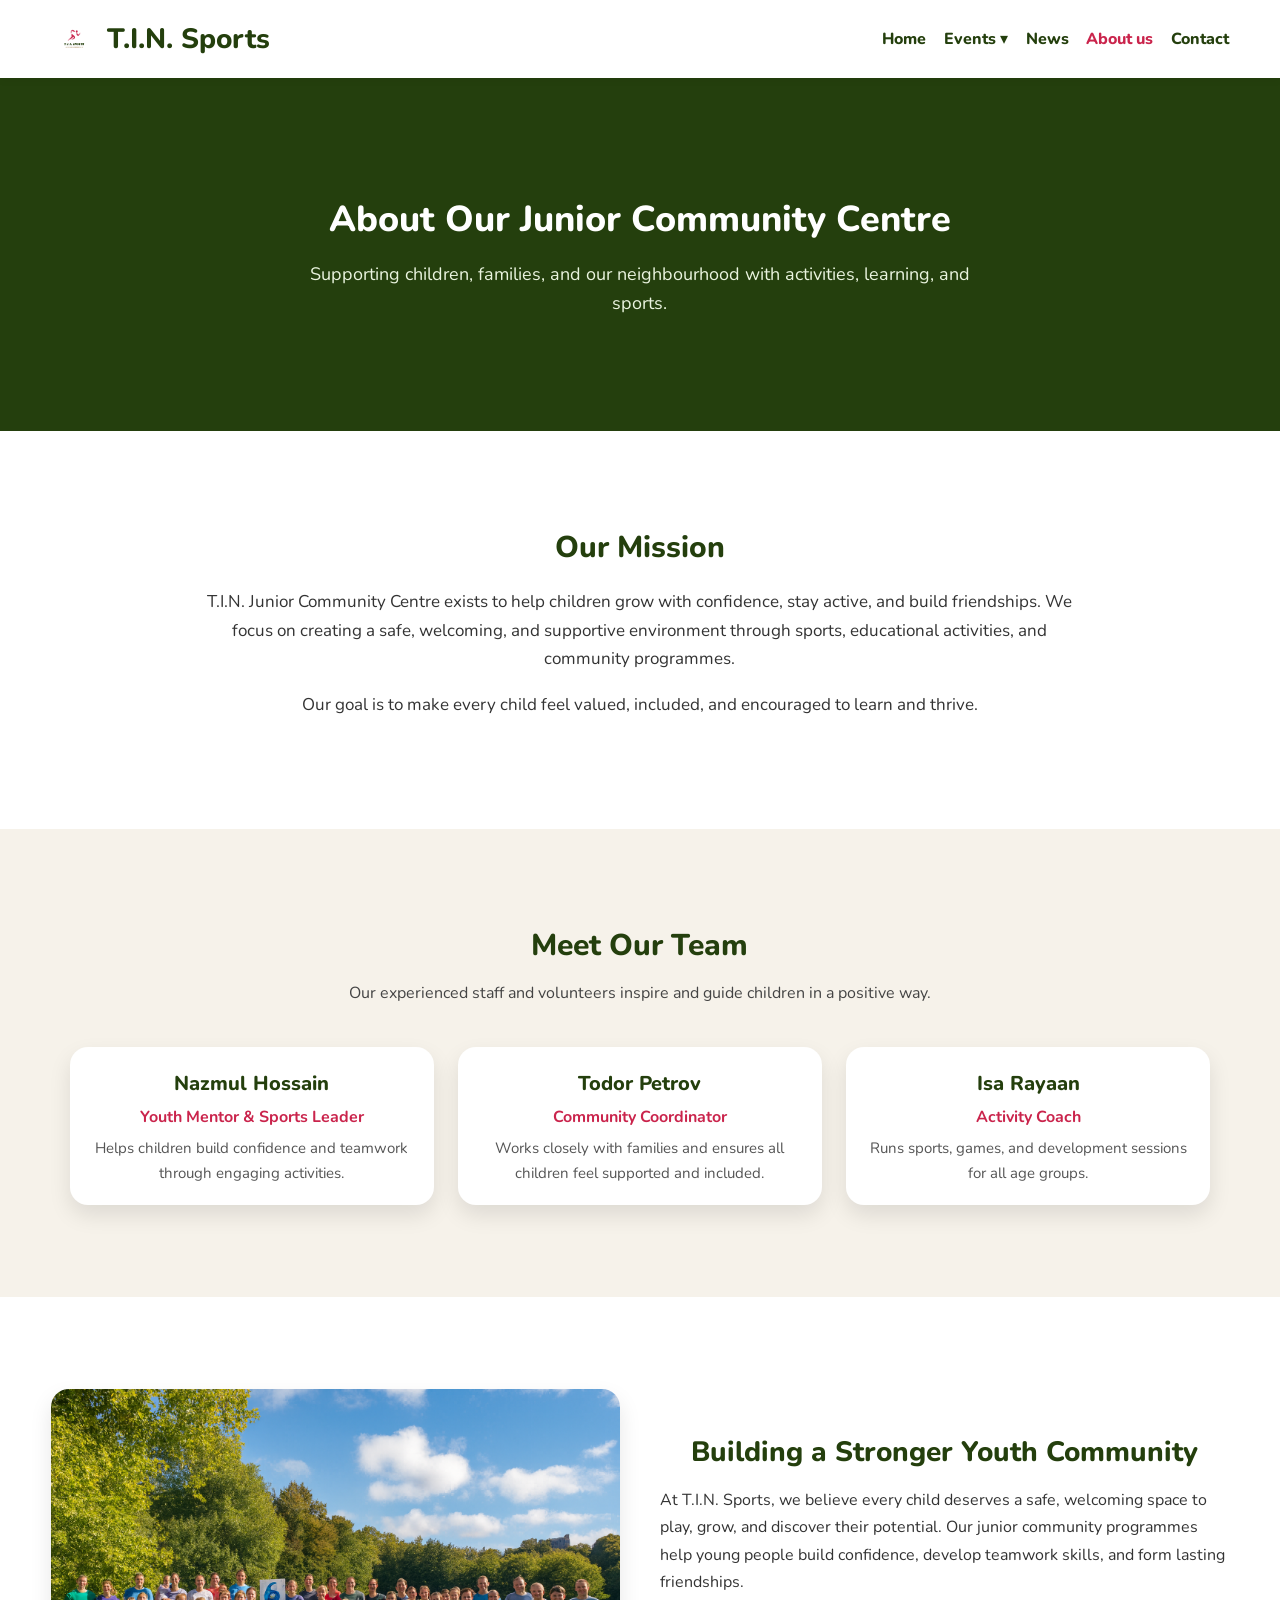
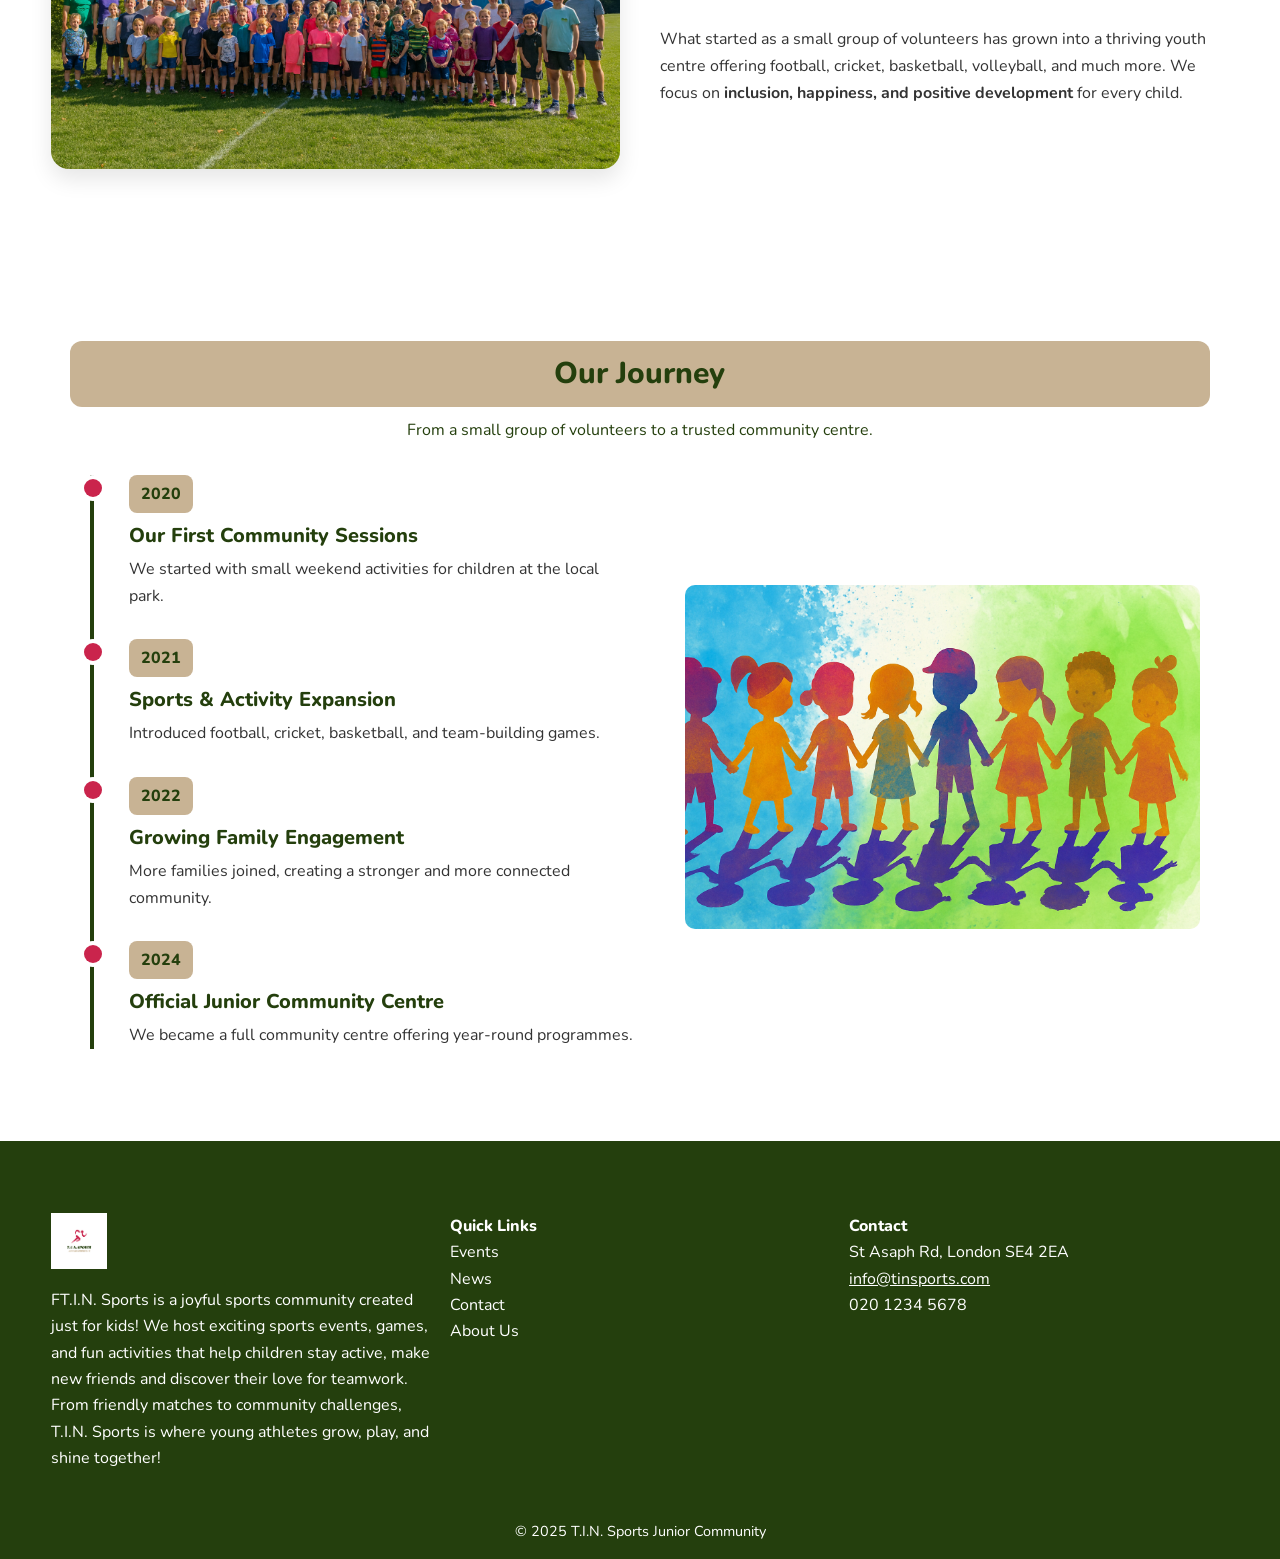
<file: aboutus.html>
<!DOCTYPE html>
<html lang="en">
<head>
  <meta charset="UTF-8">
  <meta name="viewport" content="width=device-width, initial-scale=1.0">
  <title>About Us – T.I.N. Junior Community Centre</title>
  <link href="https://fonts.googleapis.com/css2?family=Nunito:wght@600;700;800&display=swap" rel="stylesheet">
  <link rel="stylesheet" href="style.css">
</head>
<body>

<!-- HEADER -->
<header>
  <div class="container nav-bar">
    
    <div class="logo">
      <a href="index.html" class="logo-link">
        <img src="logo.png" alt="T.I.N. Sports Logo">
        <h1>T.I.N. Sports</h1>
      </a>
    </div>

    <input type="checkbox" id="nav-toggle" class="nav-toggle">
    <label for="nav-toggle" class="nav-toggle-label"><span></span></label>

    <nav>
      <ul class="main-nav">
        <li><a href="index.html">Home</a></li>

        <li class="dropdown">
          <a href="events.html">Events ▾</a>
          <ul class="dropdown-content">
            <li><a href="events.html#football">Football</a></li>
            <li><a href="events.html#cricket">Cricket</a></li>
            <li><a href="events.html#basketball">Basketball</a></li>
            <li><a href="events.html#volleyball">Volleyball</a></li>
          </ul>
        </li>


        <li><a href="news.html">News</a></li>
        <li><a class="active" href="aboutus.html">About us</a></li>
        <li><a href="contact.html">Contact</a></li>
      </ul>
    </nav>

  </div>
</header>



<!-- HERO -->
<section class="about-hero">
  <div class="container">
    <h2>About Our Junior Community Centre</h2>
    <p>Supporting children, families, and our neighbourhood with activities, learning, and sports.</p>
  </div>
</section>



<!-- MISSION -->
<section class="about-mission">
  <div class="container">
    <h3>Our Mission</h3>
    <p>
      T.I.N. Junior Community Centre exists to help children grow with confidence, stay active,
      and build friendships. We focus on creating a safe, welcoming, and supportive environment
      through sports, educational activities, and community programmes.
    </p>
    <p>
      Our goal is to make every child feel valued, included, and encouraged to learn and thrive.
    </p>
  </div>
</section>



<!-- TEAM -->
<section class="about-team">
  <div class="container">
    <h3>Meet Our Team</h3>
    <p class="section-desc">
      Our experienced staff and volunteers inspire and guide children in a positive way.
    </p>

    <div class="team-grid">

      <div class="team-card">
        <h4>Nazmul Hossain</h4>
        <p class="role">Youth Mentor & Sports Leader</p>
        <p class="bio">Helps children build confidence and teamwork through engaging activities.</p>
      </div>

      <div class="team-card">
        <h4>Todor Petrov</h4>
        <p class="role">Community Coordinator</p>
        <p class="bio">Works closely with families and ensures all children feel supported and included.</p>
      </div>

      <div class="team-card">
        <h4>Isa Rayaan</h4>
        <p class="role">Activity Coach</p>
        <p class="bio">Runs sports, games, and development sessions for all age groups.</p>
      </div>

    </div>
  </div>
</section>



<!-- ABOUT FEATURE SECTION (Image + Text) -->
<section class="about-feature">
  <div class="container about-feature-wrap">

    <div class="feature-img">
      <img src="./img/community.png" 
           alt="Children playing sports together">
    </div>

    <div class="feature-text">
      <h3>Building a Stronger Youth Community</h3>
      <p>
        At T.I.N. Sports, we believe every child deserves a safe, welcoming space to play, grow, 
        and discover their potential. Our junior community programmes help young people build 
        confidence, develop teamwork skills, and form lasting friendships.
      </p>

      <p>
        What started as a small group of volunteers has grown into a thriving youth centre 
        offering football, cricket, basketball, volleyball, and much more. We focus on 
        <strong>inclusion, happiness, and positive development</strong> for every child.
      </p>
    </div>

  </div>
</section>








<!-- TIMELINE -->
<section class="about-timeline">
  <div class="container">
    <h3>Our Journey</h3>
    <p class="section-desc">From a small group of volunteers to a trusted community centre.</p>

    <!-- NEW FLEX WRAPPER: timeline left, image right -->
    <div class="timeline-layout">

      <!-- LEFT: TIMELINE (your existing items) -->
      <div class="timeline">

        <div class="timeline-item">
          <span class="year">2020</span>
          <h4>Our First Community Sessions</h4>
          <p>We started with small weekend activities for children at the local park.</p>
        </div>

        <div class="timeline-item">
          <span class="year">2021</span>
          <h4>Sports & Activity Expansion</h4>
          <p>Introduced football, cricket, basketball, and team-building games.</p>
        </div>

        <div class="timeline-item">
          <span class="year">2022</span>
          <h4>Growing Family Engagement</h4>
          <p>More families joined, creating a stronger and more connected community.</p>
        </div>

        <div class="timeline-item">
          <span class="year">2024</span>
          <h4>Official Junior Community Centre</h4>
          <p>We became a full community centre offering year-round programmes.</p>
        </div>

      </div>

      <!-- RIGHT: IMAGE BOX -->
      <div class="timeline-image">
        <img
          src="./img/community-img.png"
          alt="Children taking part in community sports activities">
      </div>

    </div><!-- /timeline-layout -->
  </div>
</section>





  <!-- FOOTER -->
  <footer>
    <div class="container footer-content">
      <div class="footer-about">
        <img src="logo.png" alt="T.I.N. Sports Logo">
        <p>FT.I.N. Sports is a joyful sports community created just for kids! 
        We host exciting sports events, games, and fun activities that help children stay active, 
        make new friends and discover their love for teamwork. 
        From friendly matches to community challenges, T.I.N. Sports is where young athletes grow, play, and shine together!</p>
      </div>
      <div class="footer-links">
        <h4>Quick Links</h4>
        <ul>

          <li><a href="events.html">Events</a></li>
  
          <li><a href="news.html">News</a></li>
          <li><a href="contact.html">Contact</a></li>
          <li><a href="about.html">About Us</a></li>

        </ul>
      </div>
      <div class="footer-contact">
        <h4>Contact</h4>
        <p>St Asaph Rd, London SE4 2EA</p>
        <p><a href="mailto:info@tinsports.com">info@tinsports.com</a></p>
        <p>020 1234 5678</p>
      </div>
    </div>
    <p class="copyright">© 2025 T.I.N. Sports Junior Community</p>
  </footer>


</body>
</html>
</file>
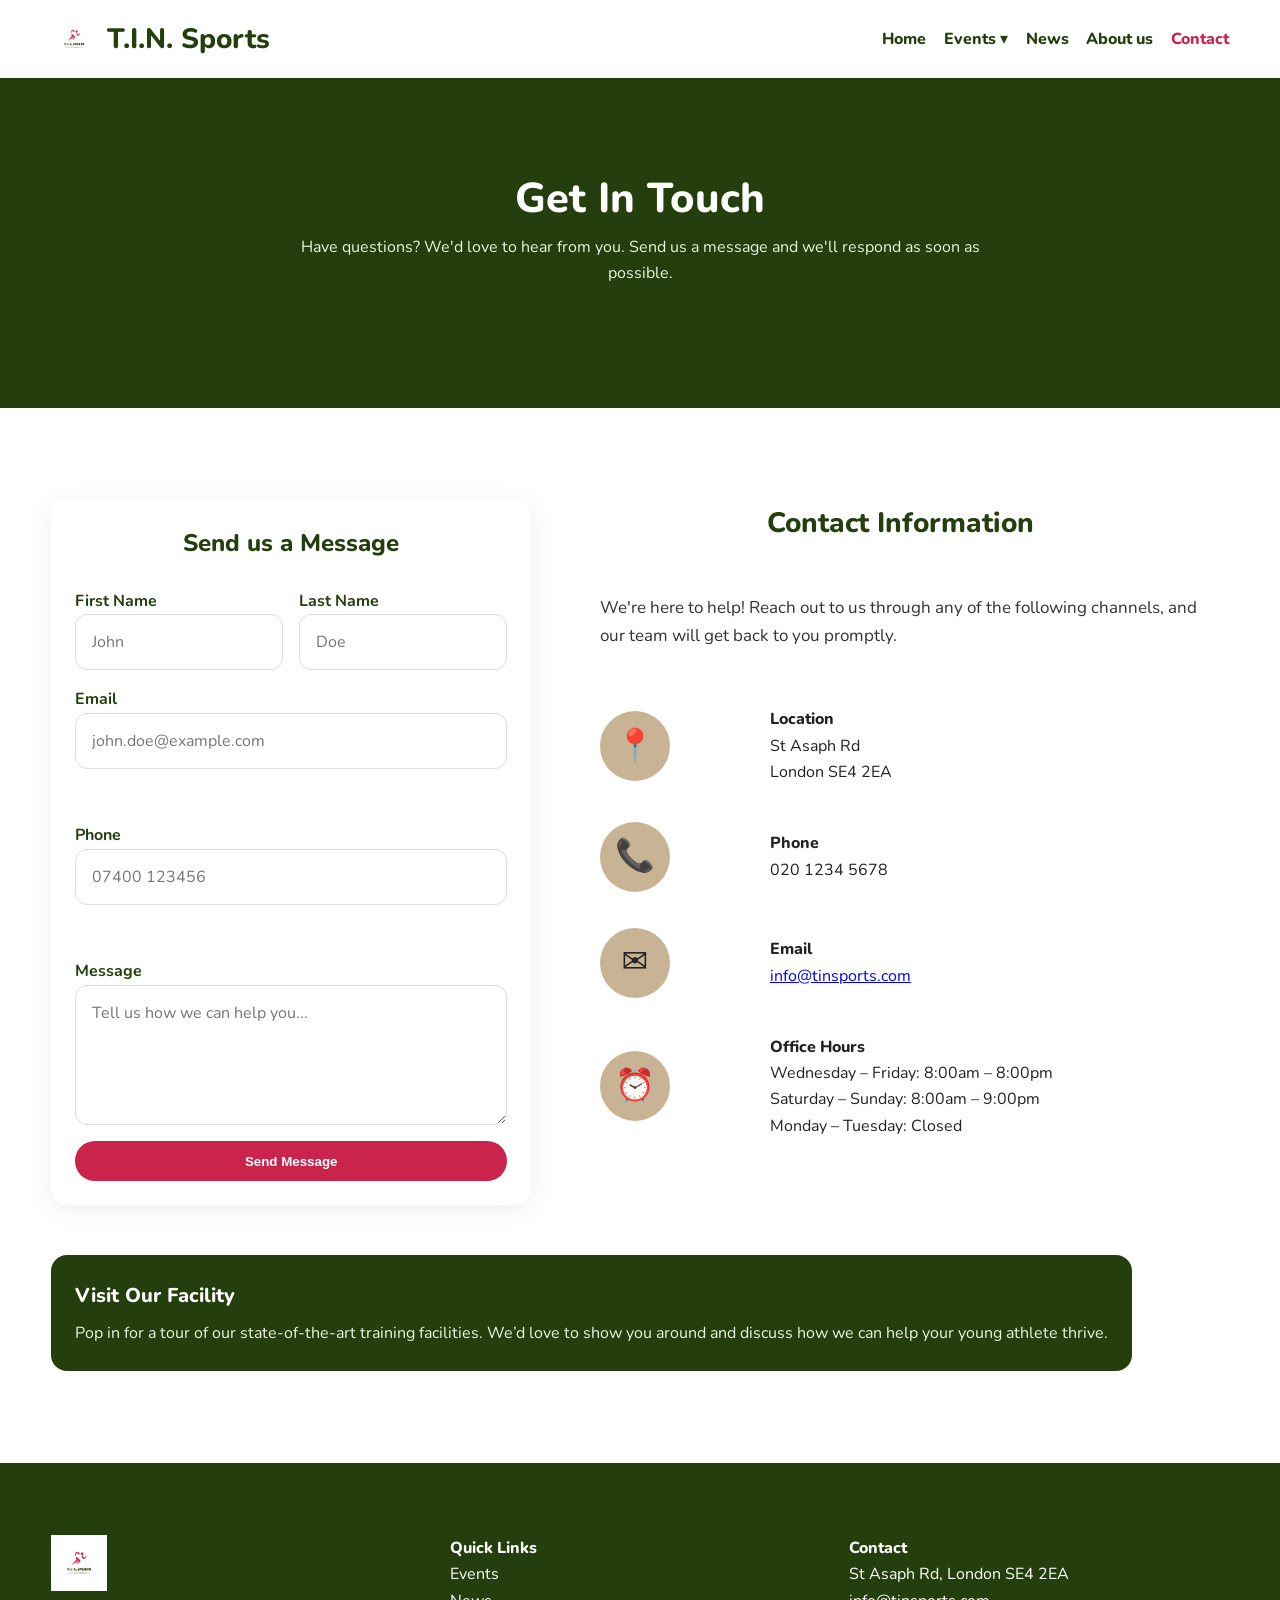
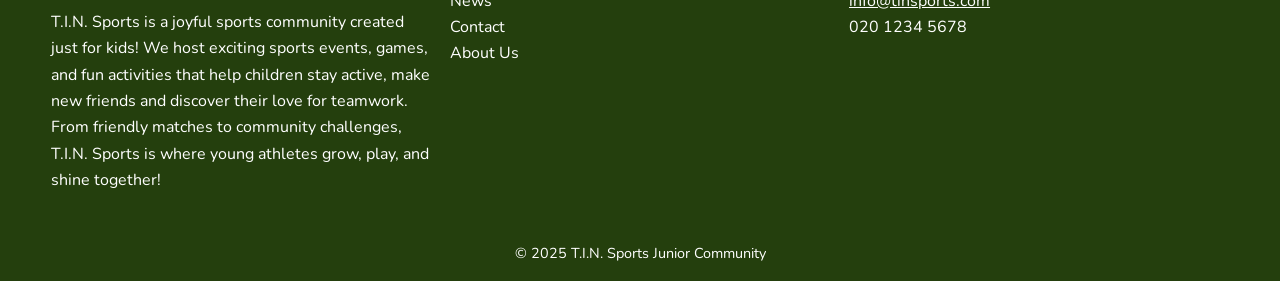
<file: contact.html>
<!DOCTYPE html>
<html lang="en">
<head>
  <meta charset="UTF-8" />
  <meta name="viewport" content="width=device-width, initial-scale=1.0">
  <title>T.I.N. Sports Junior Community</title>
  <link href="https://fonts.googleapis.com/css2?family=Nunito:wght@600;700;800&display=swap" rel="stylesheet">
  <link rel="stylesheet" href="style.css" />
</head>
<body>

  <!-- HEADER (white) -->
  <header>
    <div class="container nav-bar">
      <div class="logo">
        <a href="index.html" class="logo-link">
          <img src="logo.png" alt="T.I.N. Sports Logo">
          <h1>T.I.N. Sports</h1>
        </a>
      </div>

      <!-- Mobile menu toggle -->
      <input type="checkbox" id="nav-toggle" class="nav-toggle">
      <label for="nav-toggle" class="nav-toggle-label">
        <span></span>
      </label>

      <nav>
        <ul class="main-nav">
          <li><a href="index.html">Home</a></li>

          <!-- Dropdown for Events -->
          <li class="dropdown">
            <a href="events.html">Events ▾</a>
            <ul class="dropdown-content">
              <li><a href="events.html#football">Football</a></li>
              <li><a href="events.html#cricket">Cricket</a></li>
              <li><a href="events.html#basketball">Basketball</a></li>
              <li><a href="events.html#volleyball">Volleyball</a></li>
            </ul>
          </li>

          <li><a href="news.html">News</a></li>
          <li><a href="aboutus.html">About us</a></li>
          <li><a class="active" href="contact.html">Contact</a></li>
        </ul>
      </nav>
    </div>
  </header>

  <!-- CONTACT PAGE HERO -->
  <section class="hero contact-hero">
    <h2>Get In Touch</h2>
    <p>Have questions? We'd love to hear from you. Send us a message and we'll respond as soon as possible.</p>
  </section>

  <!-- CONTACT SECTION -->
  <section class="contact-section">
    <div class="container contact-grid">

      <!-- LEFT: CONTACT FORM -->
      <form class="contact-form">
        <h3>Send us a Message</h3>
        <div class="form-row">
          <div class="form-group">
            <label>First Name</label>
            <input type="text" placeholder="John">
          </div>
          <div class="form-group">
            <label>Last Name</label>
            <input type="text" placeholder="Doe">
          </div>
        </div>
        <div class="form-group">
          <label>Email</label>
          <input type="email" placeholder="john.doe@example.com">
        </div>
        <div class="form-group">
          <label>Phone</label>
          <input type="text" placeholder="07400 123456">
        </div>
        <div class="form-group">
          <label>Message</label>
          <textarea placeholder="Tell us how we can help you..."></textarea>
        </div>
        <button type="submit" class="btn primary">Send Message</button>
      </form>

      <!-- RIGHT: CONTACT INFO -->
      <div class="contact-info">
        <h3>Contact Information</h3>
        <p>
          We're here to help! Reach out to us through any of the following channels,
          and our team will get back to you promptly.
        </p>

        <div class="info-row">
          <div class="icon-circle-pink">📍</div>
          <div>
            <h4>Location</h4>
            <p>
              St Asaph Rd<br>
              London SE4 2EA
            </p>
          </div>
        </div>

        <div class="info-row">
          <div class="icon-circle-pink">📞</div>
          <div>
            <h4>Phone</h4>
            <p>020 1234 5678</p>
          </div>
        </div>

        <div class="info-row">
          <div class="icon-circle-pink">✉️</div>
          <div>
            <h4>Email</h4>
            <p><a href="mailto:info@tinsports.com">info@tinsports.com</a></p>
          </div>
        </div>

        <div class="info-row">
          <div class="icon-circle-pink">⏰</div>
          <div>
            <h4>Office Hours</h4>
            <p>
              Wednesday – Friday: 8:00am – 8:00pm<br>
              Saturday – Sunday: 8:00am – 9:00pm<br>
              Monday – Tuesday: Closed
            </p>
          </div>
        </div>
      </div>

      <!-- Facility Box -->
      <div class="facility-box">
        <h4>Visit Our Facility</h4>
        <p>
          Pop in for a tour of our state-of-the-art training facilities. We’d love to show you around and discuss how we can help your young athlete thrive.
        </p>
      </div>

    </div>
  </section>

  <!-- FOOTER -->
  <footer>
    <div class="container footer-content">
      <div class="footer-about">
        <img src="logo.png" alt="T.I.N. Sports Logo">
        <p>
          T.I.N. Sports is a joyful sports community created just for kids!
          We host exciting sports events, games, and fun activities that help children stay active,
          make new friends and discover their love for teamwork.
          From friendly matches to community challenges, T.I.N. Sports is where young athletes grow, play, and shine together!
        </p>
      </div>

      <div class="footer-links">
        <h4>Quick Links</h4>
        <ul>
          <li><a href="events.html">Events</a></li>
          <li><a href="news.html">News</a></li>
          <li><a href="contact.html">Contact</a></li>
          <li><a href="aboutus.html">About Us</a></li>
        </ul>
      </div>

      <div class="footer-contact">
        <h4>Contact</h4>
        <p>St Asaph Rd, London SE4 2EA</p>
        <p><a href="mailto:info@tinsports.com">info@tinsports.com</a></p>
        <p>020 1234 5678</p>
      </div>
    </div>
    <p class="copyright">© 2025 T.I.N. Sports Junior Community</p>
  </footer>

</body>
</html>
</file>
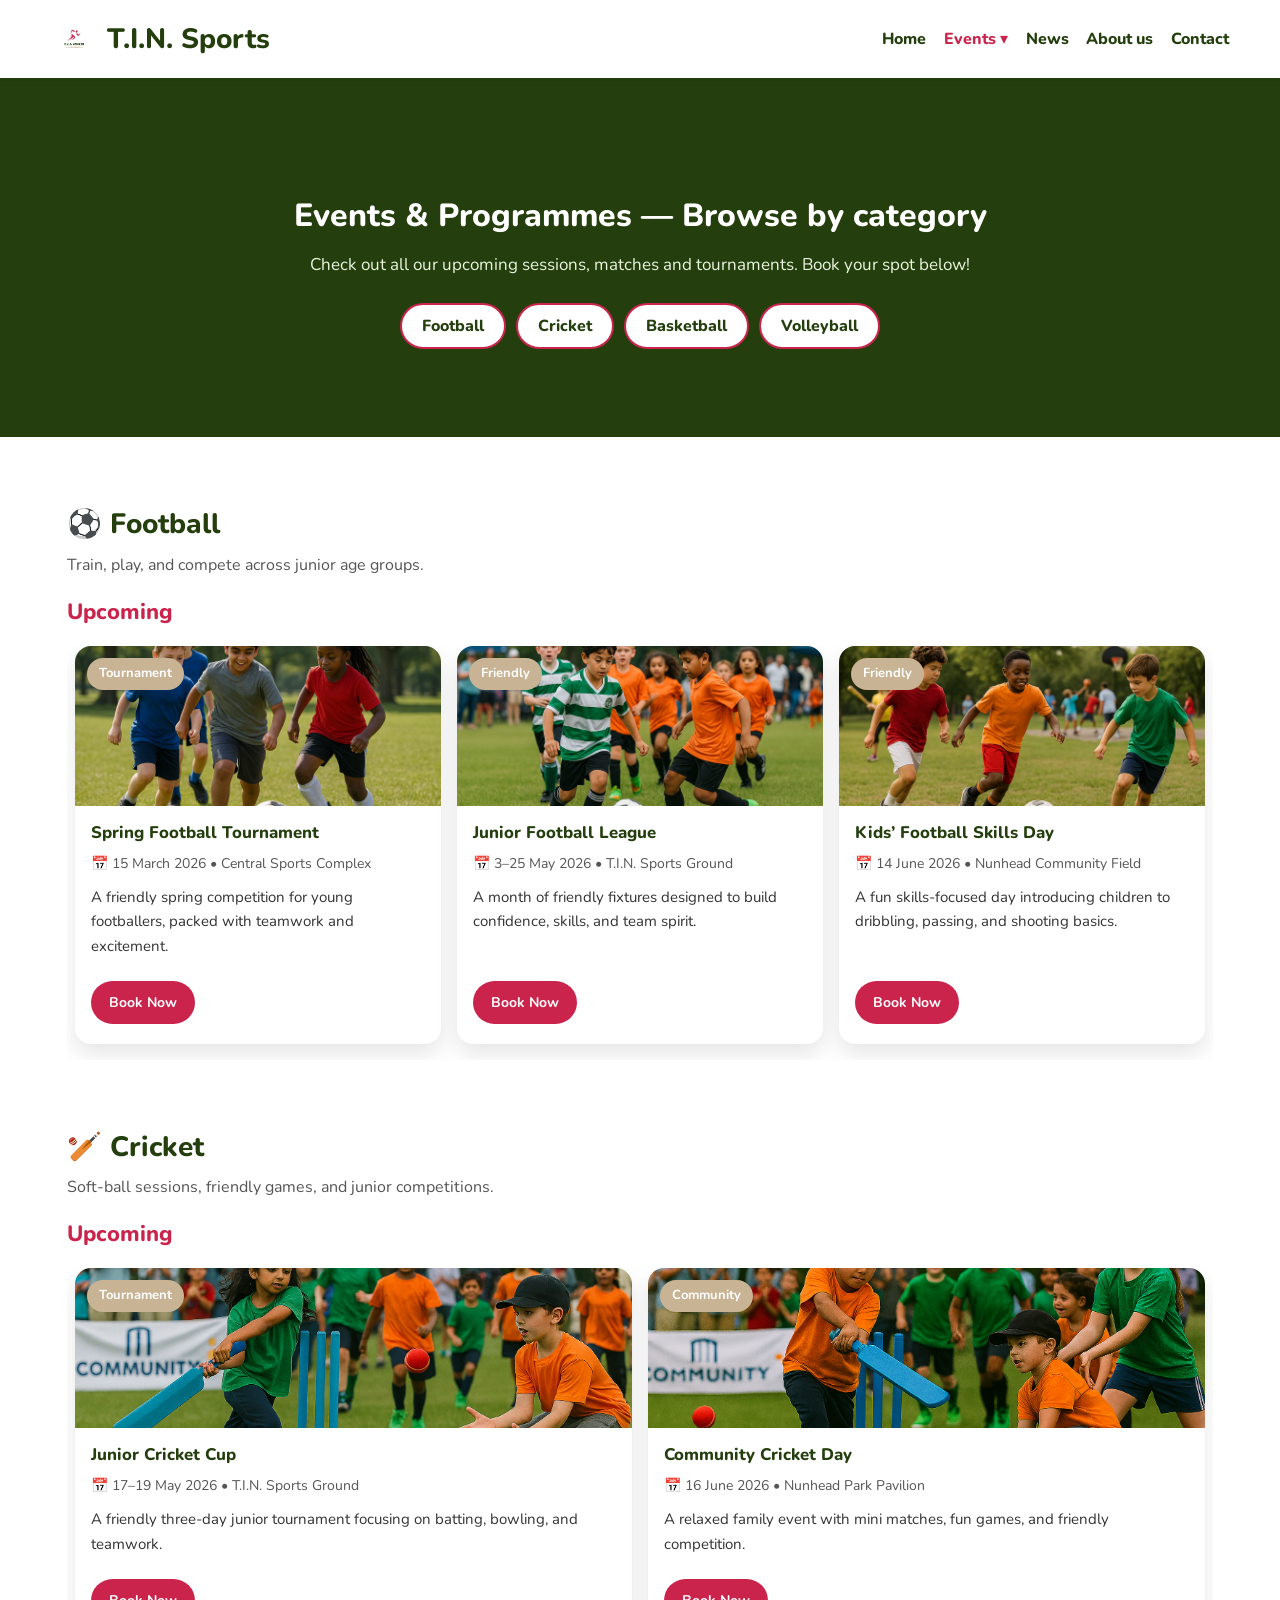
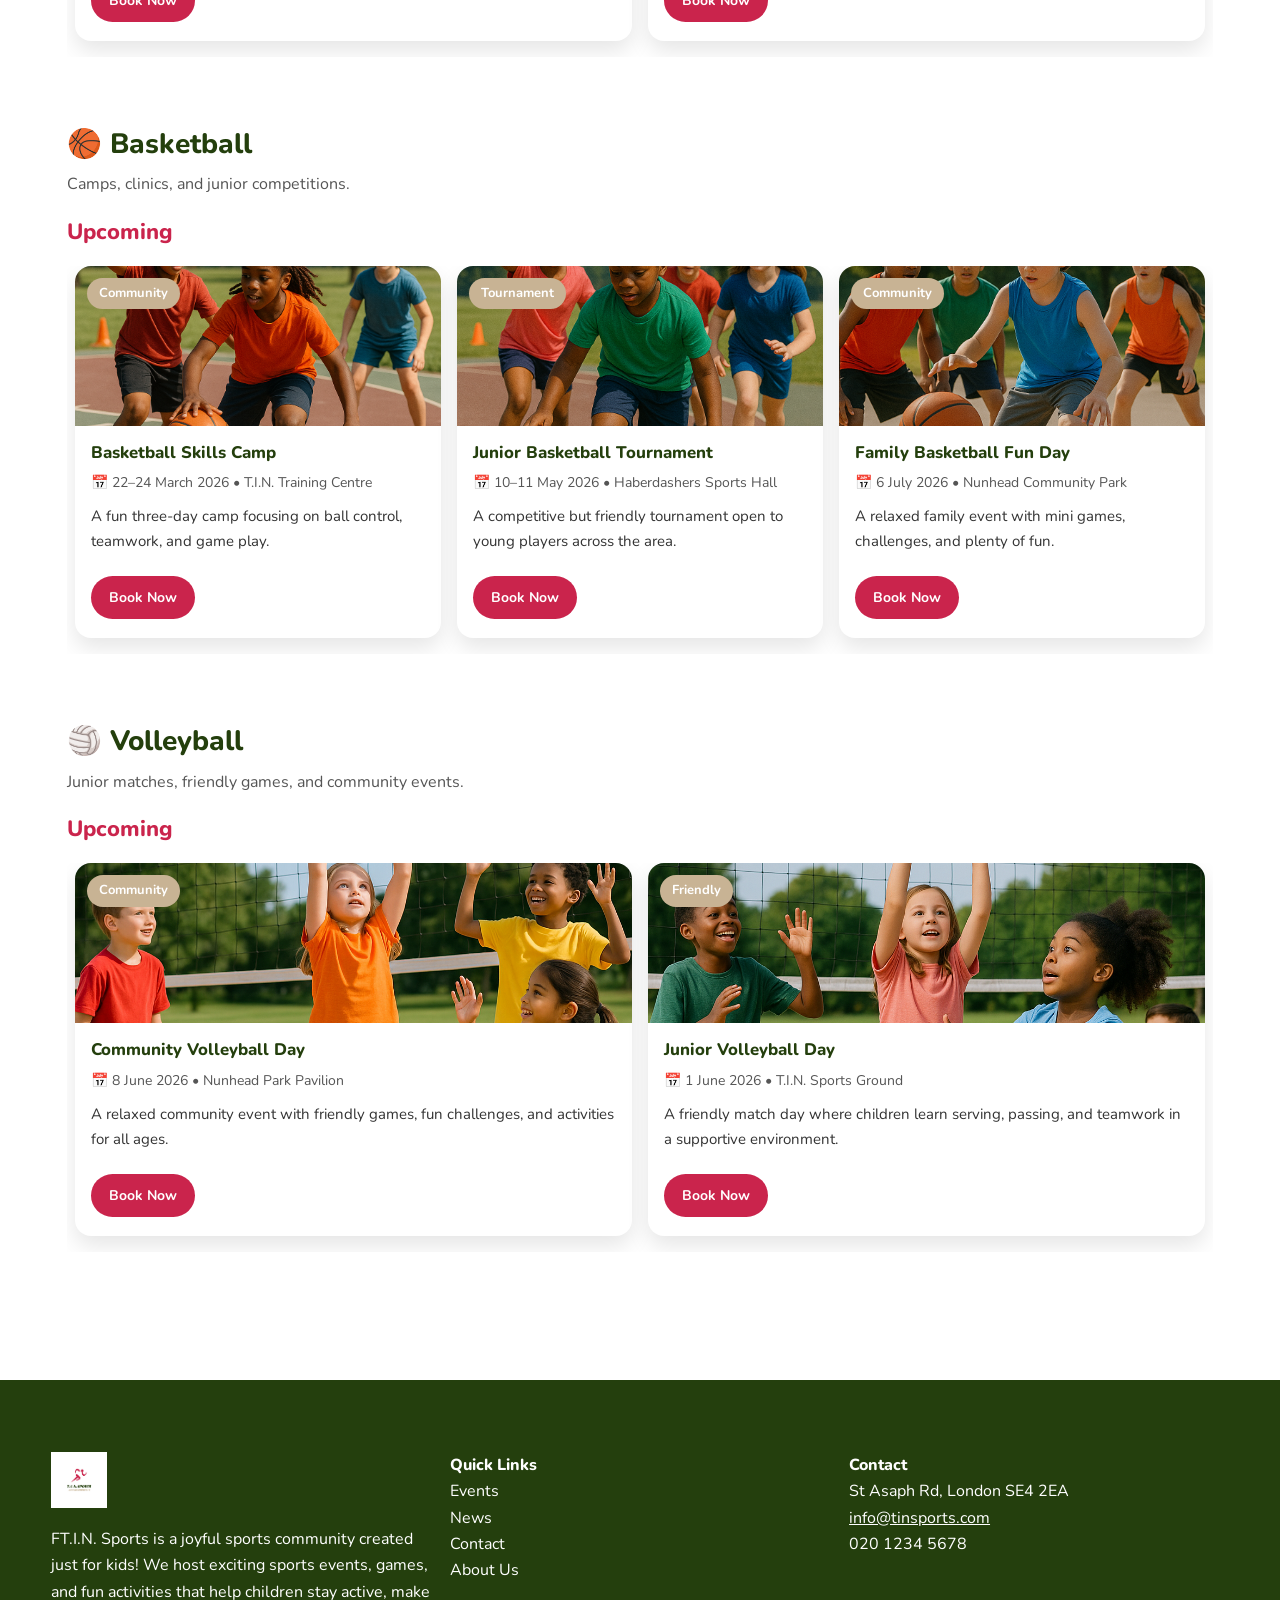
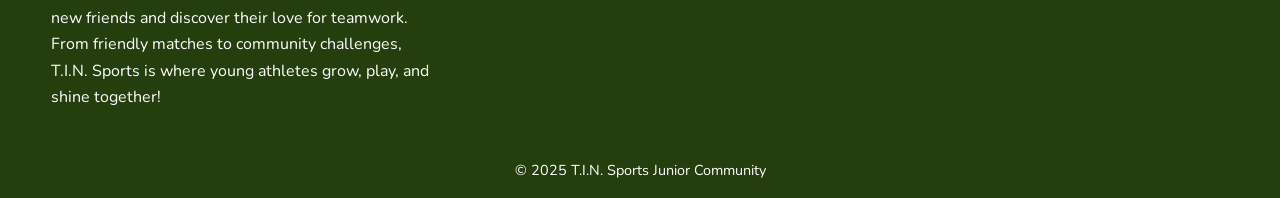
<file: events.html>
<!DOCTYPE html>
<html lang="en">
<head>
  <meta charset="utf-8" />
  <meta name="viewport" content="width=device-width, initial-scale=1" />
  <title>T.I.N. Sports | Events</title>
  <link href="https://fonts.googleapis.com/css2?family=Nunito:wght@600;700;800&display=swap" rel="stylesheet">
  <link rel="stylesheet" href="style.css" />
</head>

<body>
  <!-- HEADER -->
<header>
  <div class="container nav-bar">
    
    <div class="logo">
      <a href="index.html" class="logo-link">
        <img src="logo.png" alt="T.I.N. Sports Logo">
        <h1>T.I.N. Sports</h1>
      </a>
    </div>

      <input type="checkbox" id="nav-toggle" class="nav-toggle">
      <label for="nav-toggle" class="nav-toggle-label"><span></span></label>

      <nav>
        <ul class="main-nav">
          <li><a href="index.html">Home</a></li>
          <li class="dropdown">
            <a class="active" href="events.html">Events ▾</a>
            <ul class="dropdown-content">
              <li><a href="#football">Football</a></li>
              <li><a href="#cricket">Cricket</a></li>
              <li><a href="#basketball">Basketball</a></li>
              <li><a href="#volleyball">Volleyball</a></li>
            </ul>
          </li>
  
          <li><a href="news.html">News</a></li>
          <li><a href="aboutus.html">About us</a></li>
          <li><a href="contact.html">Contact</a></li>
        </ul>
      </nav>
    </div>
  </header>

  <!-- HERO -->
  <section class="events-hero">
    <div class="events-container">
      <h2>Events & Programmes — Browse by category</h2>
      <p>Check out all our upcoming sessions, matches and tournaments. Book your spot below!</p>

      <nav class="category-nav" aria-label="Event categories">
        <a href="#football">Football</a>
        <a href="#cricket">Cricket</a>
        <a href="#basketball">Basketball</a>
        <a href="#volleyball">Volleyball</a>
      </nav>
    </div>
  </section>

  <!-- MAIN CONTENT -->
  <main class="events-container events-page" id="events-main">

    <!-- FOOTBALL -->

<section id="football" class="event-section">
  <div class="category-head">
    <div>
      <h3>⚽ Football</h3>
      <p class="meta">Train, play, and compete across junior age groups.</p>
    </div>
  </div>

  <div class="subsection">
    <h4>Upcoming</h4>
    <div class="card-grid">

      <article class="event-card">
        <div class="event-media">
          <img src="./img/3.png" alt="Spring Football Tournament">
          <span class="chip">Tournament</span>
        </div>
        <div class="event-body">
          <h4>Spring Football Tournament</h4>
          <div class="meta">📅 15 March 2026 • Central Sports Complex</div>
          <p>A friendly spring competition for young footballers, packed with teamwork and excitement.</p>
          <div class="btn-row">
            <a class="btn book" href="https://docs.google.com/forms/d/e/1FAIpQLSdp5-D03Jlj_VgIVS-EX24W-vnGfHMXjHguPRHr0xTccTf17A/viewform?usp=header">Book Now</a>
          </div>
        </div>
      </article>

      <article class="event-card">
        <div class="event-media">
          <img src="./img/1.png" alt="Junior Football League">
          <span class="chip">Friendly</span>
        </div>
        <div class="event-body">
          <h4>Junior Football League</h4>
          <div class="meta">📅 3–25 May 2026 • T.I.N. Sports Ground</div>
          <p>A month of friendly fixtures designed to build confidence, skills, and team spirit.</p>
          <div class="btn-row">
            <a class="btn book" href="https://docs.google.com/forms/d/e/1FAIpQLSdUOGwDA0jEjurxsf-URQX-2fzN-YqwTpf2bGmn3eCg0vVG5g/viewform?usp=publish-editor">Book Now</a>
          </div>
        </div>
      </article>

      <article class="event-card">
        <div class="event-media">
          <img src="./img/2.png" alt="Kids Football Skills Day">
          <span class="chip">Friendly</span>
        </div>
        <div class="event-body">
          <h4>Kids’ Football Skills Day</h4>
          <div class="meta">📅 14 June 2026 • Nunhead Community Field</div>
          <p>A fun skills-focused day introducing children to dribbling, passing, and shooting basics.</p>
          <div class="btn-row">
            <a class="btn book" href="https://docs.google.com/forms/d/e/1FAIpQLSfVlm_5LN65SDSu2N7etQeylfyx0XtCR1DZkV5mWpg2HjOnbg/viewform?usp=publish-editor">Book Now</a>
          </div>
        </div>
      </article>

    </div>
  </div>
</section>






<!-- CRICKET -->
<section id="cricket" class="event-section">
  <div class="category-head">
    <div>
      <h3>🏏 Cricket</h3>
      <p class="meta">Soft-ball sessions, friendly games, and junior competitions.</p>
    </div>
  </div>

  <div class="subsection">
    <h4>Upcoming</h4>
    <div class="card-grid">

      <article class="event-card">
        <div class="event-media">
          <img src="./img/4.png" alt="Junior Cricket Cup">
          <span class="chip">Tournament</span>
        </div>
        <div class="event-body">
          <h4>Junior Cricket Cup</h4>
          <div class="meta">📅 17–19 May 2026 • T.I.N. Sports Ground</div>
          <p>A friendly three-day junior tournament focusing on batting, bowling, and teamwork.</p>
          <div class="btn-row">
            <a class="btn book" href="https://docs.google.com/forms/d/e/1FAIpQLScNGT4DscmoMPcLk3Ioss64Zbw83zX74Ynp5pBYguQkqVetUw/viewform?usp=publish-editor">Book Now</a>
          </div>
        </div>
      </article>

      <article class="event-card">
        <div class="event-media">
          <img src="./img/7.png" alt="Community Cricket Day">
          <span class="chip">Community</span>
        </div>
        <div class="event-body">
          <h4>Community Cricket Day</h4>
          <div class="meta">📅 16 June 2026 • Nunhead Park Pavilion</div>
          <p>A relaxed family event with mini matches, fun games, and friendly competition.</p>
          <div class="btn-row">
            <a class="btn book" href="https://docs.google.com/forms/d/e/1FAIpQLSdLlx_ZlJYRSTsUjYkn0W_uBAT3AHVVzMSD-P647CgX3N6aJg/viewform?usp=publish-editor">Book Now</a>
          </div>
        </div>
      </article>

    </div>
  </div>
</section>




<!-- BASKETBALL -->
<section id="basketball" class="event-section">
  <div class="category-head">
    <div>
      <h3>🏀 Basketball</h3>
      <p class="meta">Camps, clinics, and junior competitions.</p>
    </div>
  </div>

  <div class="subsection">
    <h4>Upcoming</h4>
    <div class="card-grid">

      <article class="event-card">
        <div class="event-media">
          <img src="./img/5.png" alt="Basketball Skills Camp">
          <span class="chip">Community</span>
        </div>
        <div class="event-body">
          <h4>Basketball Skills Camp</h4>
          <div class="meta">📅 22–24 March 2026 • T.I.N. Training Centre</div>
          <p>A fun three-day camp focusing on ball control, teamwork, and game play.</p>
          <div class="btn-row">
            <a class="btn book" href="https://docs.google.com/forms/d/e/1FAIpQLSelbDTYbMHWIHPrHePLGtcBzG7wdvp-r0L6ZybIsw23OG_Ewg/viewform?usp=publish-editor">Book Now</a>
          </div>
        </div>
      </article>

      <article class="event-card">
        <div class="event-media">
          <img src="./img/6.png" alt="Junior Basketball Tournament">
          <span class="chip">Tournament</span>
        </div>
        <div class="event-body">
          <h4>Junior Basketball Tournament</h4>
          <div class="meta">📅 10–11 May 2026 • Haberdashers Sports Hall</div>
          <p>A competitive but friendly tournament open to young players across the area.</p>
          <div class="btn-row">
            <a class="btn book" href="https://docs.google.com/forms/d/e/1FAIpQLSfZZd33MtBjdrNiFscaOBsgZyDl5yj18lBnah4N_6z_1avA0Q/viewform?usp=publish-editor">Book Now</a>
          </div>
        </div>
      </article>

      <article class="event-card">
        <div class="event-media">
          <img src="./img/8.png" alt="Family Basketball Fun Day">
          <span class="chip">Community</span>
        </div>
        <div class="event-body">
          <h4>Family Basketball Fun Day</h4>
          <div class="meta">📅 6 July 2026 • Nunhead Community Park</div>
          <p>A relaxed family event with mini games, challenges, and plenty of fun.</p>
          <div class="btn-row">
            <a class="btn book" href="https://docs.google.com/forms/d/e/1FAIpQLSexmcPNThpRDMcA-ywGkkSSaLpt4vuRkpjKsWt4lXbb3UumQw/viewform?usp=publish-editor">Book Now</a>
          </div>
        </div>
      </article>

    </div>
  </div>
</section>


<!-- VOLLEYBALL -->
<section id="volleyball" class="event-section">
  <div class="category-head">
    <div>
      <h3>🏐 Volleyball</h3>
      <p class="meta">Junior matches, friendly games, and community events.</p>
    </div>
  </div>

  <div class="subsection">
    <h4>Upcoming</h4>
    <div class="card-grid">

      <!-- Community Volleyball Day -->
      <article class="event-card">
        <div class="event-media">
          <img src="./img/9.png" alt="Community Volleyball Day">
          <span class="chip">Community</span>
        </div>
        <div class="event-body">
          <h4>Community Volleyball Day</h4>
          <div class="meta">📅 8 June 2026 • Nunhead Park Pavilion</div>
          <p>A relaxed community event with friendly games, fun challenges, and activities for all ages.</p>
          <div class="btn-row">
            <a class="btn book" href="https://docs.google.com/forms/d/e/1FAIpQLSeJriFQQrS-8hwZePVP7qtvJRy2cexEfQfP3Di3r3aV1diIKg/viewform?usp=publish-editor">Book Now</a>
          </div>
        </div>
      </article>

      <!-- Junior Volleyball Day -->
      <article class="event-card">
        <div class="event-media">
          <img src="./img/10.png" alt="Junior Volleyball Day">
          <span class="chip">Friendly</span>
        </div>
        <div class="event-body">
          <h4>Junior Volleyball Day</h4>
          <div class="meta">📅 1 June 2026 • T.I.N. Sports Ground</div>
          <p>A friendly match day where children learn serving, passing, and teamwork in a supportive environment.</p>
          <div class="btn-row">
            <a class="btn book" href="https://docs.google.com/forms/d/e/1FAIpQLScCjvtfm5y5SU3ywk23iiFGhij8QtU_VOOA_rgaUG6FRJ3i5g/viewform?usp=publish-editor">Book Now</a>
          </div>
        </div>
      </article>

    </div>
  </div>
</section>



  </main>


  <!-- FOOTER -->
  <footer>
    <div class="container footer-content">
      <div class="footer-about">
        <img src="logo.png" alt="T.I.N. Sports Logo">
        <p>FT.I.N. Sports is a joyful sports community created just for kids! 
        We host exciting sports events, games, and fun activities that help children stay active, 
        make new friends and discover their love for teamwork. 
        From friendly matches to community challenges, T.I.N. Sports is where young athletes grow, play, and shine together!</p>
      </div>
      <div class="footer-links">
        <h4>Quick Links</h4>
        <ul>
          <li><a href="events.html">Events</a></li>
  
          <li><a href="news.html">News</a></li>
          <li><a href="contact.html">Contact</a></li>
          <li><a href="about.html">About Us</a></li>

        </ul>
      </div>
      <div class="footer-contact">
        <h4>Contact</h4>
        <p>St Asaph Rd, London SE4 2EA</p>
        <p><a href="mailto:info@tinsports.com">info@tinsports.com</a></p>
        <p>020 1234 5678</p>
      </div>
    </div>
    <p class="copyright">© 2025 T.I.N. Sports Junior Community</p>
  </footer>
</body>
</html>
</file>
<file: style.css>
* {
    margin: 0;
    padding: 0;
    box-sizing: border-box;
}

:root {
    --primary: #243f0d; /* deep green */
    --secondary: #ca244c; /* sporty red */
    --neutral: #c8b394; /* warm beige */
    --muted: #f6f2ea;
    --ink: #222;
    --radius: 18px;
    --shadow: 0 10px 22px rgba(0, 0, 0, .10);
}

/* Base page */
body {
    font-family: "Nunito", system-ui, "Segoe UI", Roboto, Arial, sans-serif;
    color: var(--ink);
    background: #fff;
    line-height: 1.65;
}

.container {
    width: 92%;
    max-width: 1200px;
    margin: auto;
    padding: 32px 0;
}

h1,
h2,
h3,
h4 {
    font-weight: 800;
}

h3 {
    color: var(--primary);
    text-align: center;
    margin-bottom: 16px;
    font-size: 28px;
}

/* Section paragraph color defaults (kept specific where necessary) */
.hero p { color: #eaf4df; } /* for contrast on dark hero */
.about p { color: #333; }
.story p { color: #fff; }
.membership p,
.events p,
.news p,
.contact p { color: #243f0d; }
footer p,
.footer-about p { color: #ffffff; }



.logo-link {
  display: flex;
  align-items: center;
  gap: 10px;
  text-decoration: none;
}

.logo-link h1 {
  color: var(--primary);
  font-size: 28px;
}



/*  BUTTONS  */
.btn {
    display: inline-block;
    padding: 12.8px 22.4px;
    border-radius: 999px;
    border: none;
    text-decoration: none;
    font-weight: 800;
    cursor: pointer;
    transition: 0.25s;
}

.btn.primary {
    background: var(--secondary);
    color: #fff;
}

.btn.secondary {
    background: var(--neutral);
    color: var(--primary);
}

.btn.pill {
    position: absolute;
    right: 12px;
    bottom: 12px;
    background: #fff;
    color: var(--primary);
    border: 1px solid rgba(0, 0, 0, .1);
}

.btn:hover {
    transform: translateY(-1px);
    opacity: .95;
}

/* Typographic helpers */
.eyebrow {
    color: var(--primary);
    text-align: center;
    font-weight: 800;
    font-size: 28px;
}

.h3-tight {
    max-width: 900px;
    margin: 0 auto 19.2px;
    text-align: center;
    color: #444;
}



/* Fix: center title while keeping right-side action out of the flow */
.row-head {
  position: relative;            /* allow absolute positioning of the right button */
  display: flex;
  justify-content: center;       /* center the title in the available content area */
  align-items: center;
  gap: 16px;
  margin-bottom: 16px;
  padding-right: 120px;          /* reserve space so centered title doesn't overlap button */
}

/* target your heading (use .events-title or the plain h3 inside .row-head) */
.row-head .events-title,
.row-head h3 {
  margin: 0;
  text-align: center;
  z-index: 1;
  width: 100%;
  max-width: 860px;             
}

/* position the right-side button independently so it won't shift the title */
.row-head .row-right {
  position: absolute;
  right: 16px;
  top: 50%;
  transform: translateY(-50%);
  display: flex;
  align-items: center;
}

/* small screens: stack title over button and remove reserved padding */
@media (max-width: 700px) {
  .row-head {
    display: flex;
    flex-direction: column;
    padding-right: 0;
    gap: 10px;
  }
  .row-head .row-right {
    position: static;
    transform: none;
  }
  .row-head .events-title,
  .row-head h3 {
    max-width: 100%;
  }
}

/*  HEADER (white)  */
header {
    background: #fff;
    position: sticky;
    top: 0;
    z-index: 50;
    box-shadow: 0 2px 8px rgba(0, 0, 0, .06);
}

.nav-bar {
    display: flex;
    justify-content: space-between;
    align-items: center;
    padding: 16px 0;
}

.logo {
    display: flex;
    align-items: center;
    gap: 9.6px;
}

.logo img {
    width: 46px;
}

.logo h1 {
    color: var(--primary);
}

nav ul {
    list-style: none;
    display: flex;
    gap: 17.6px; /* slightly larger gap for readability */
}

nav a {
    text-decoration: none;
    color: var(--primary);
    font-weight: 800;
}

nav a.active,
nav a:hover {
    color: var(--secondary);
}


/* Dropdown menu styling */
.main-nav { position: relative; }
.dropdown {
  position: relative;
}
.dropdown-content {
  display: none;
  position: absolute;
  background: #fff;
  border: 1px solid rgba(36,63,13,0.2);
  border-radius: 10px;
  min-width: 160px;
  top: 100%;
  left: 0;
  box-shadow: 0 4px 10px rgba(0,0,0,.1);
}
.dropdown-content li { list-style: none; }
.dropdown-content a {
  display: block;
  padding: 11.2px 16px;
  color: var(--primary);
  text-decoration: none;
  font-weight: 700;
}
.dropdown-content a:hover {
  background: var(--neutral);
  color: var(--secondary);
  border-radius: 10px;
}
.dropdown:hover .dropdown-content {
  display: block;
}



/*  RESPONSIVE HELPERS  */
@media (max-width: 1024px) {
  .container { width: 94%; }

  .hero h2 { font-size: 38.4px; }
  .hero p   { font-size: 16.8px; }

  .prog-card img,
  .image-grid img { height: 200px; }

  .values { grid-template-columns: repeat(auto-fit, minmax(260px, 1fr)); }
}


@media (max-width: 820px) {
  .nav-bar {
    flex-wrap: wrap;
    justify-content: center;
  }

  nav ul {
    flex-wrap: wrap;
    justify-content: center;
    gap: 11.2px;
  }

  .event-track, .news-track {
    gap: 12.8px;
  }

  .event-card, .news-card {
    min-width: 240px;
  }

  .values,
  .prog-grid,
  .card-grid {
    grid-template-columns: repeat(auto-fit, minmax(200px, 1fr));
  }

  .contact-grid { flex-direction: column; }
  .contact iframe { min-height: 300px; }
}

@media (max-width: 380px) {
  h3 { font-size: 22px; }
  .btn { font-size: 14.4px; padding: 11.2px 16px; }

  .hero h2 { font-size: 28.8px; }
  .hero p  { font-size: 15.2px; }

  .prog-card img, .image-grid img {
    height: 150px;
  }

  .newsletter input {
    min-width: 200px;
  }

  footer { padding: 32px 0 12.8px; }
}



/*  HERO  */
.hero {
    background: var(--primary);
    color: #fff;
    text-align: center;
    padding: 96px 24px;
}

.hero h2 {
    font-size: 41.6px;
    line-height: 1.2;
    margin-bottom: 9.6px;
}

.hero p {
    max-width: 720px;
    margin: 0 auto 25.6px;
    color: #eaf4df;
}

/*  PICTURES  */
.pictures h3 {
    margin-bottom: 16px;
}

.image-grid {
    display: grid;
    gap: 16px;
    grid-template-columns: repeat(auto-fit, minmax(220px, 1fr));
}

.image-grid img {
    width: 100%;
    height: 210px;
    object-fit: cover;
    border-radius: 16px;
    box-shadow: var(--shadow);
    cursor: pointer;
}

/*  PROGRAMMES  */
.prog-grid {
    display: grid;
    gap: 19.2px;
    grid-template-columns: repeat(auto-fit, minmax(220px, 1fr));
}

.prog-card {
    position: relative;
    border-radius: 16px;
    overflow: hidden;
    box-shadow: var(--shadow);
}

.prog-card img {
    width: 100%;
    height: 230px;
    object-fit: cover;
    display: block;
    cursor: pointer;
}

.prog-card .overlay {
    position: absolute;
    inset: 0;
    background: linear-gradient(to top, rgba(0, 0, 0, .6), rgba(0, 0, 0, .05));
}

.prog-card .caption {
    position: absolute;
    left: 14px;
    bottom: 14px;
    color: #fff;
    font-weight: 800;
}

/*  ABOUT  */
.about {
    background: var(--muted);
}

.section-kicker {
    color: var(--primary);
    font-weight: 800;
    margin-bottom: 4px;
    text-align: center;
    font-size: 28px;
}

.about-lede {
    max-width: 900px;
    margin: 0 auto 32px;
    text-align: center;
    font-size: 17.28px;
}

.values {
    display: grid;
    gap: 17.6px;
    grid-template-columns: repeat(auto-fit, minmax(220px, 1fr));
}

.value {
    background: #fff;
    border-radius: 24px;
    box-shadow: var(--shadow);
    padding: 24px;
    text-align: center;
}

.icon-circle {
    width: 74px;
    height: 74px;
    border-radius: 50%;
    margin: 0 auto 12.8px;
    background: #ffd9e3;
    color: var(--secondary);
    display: grid;
    place-items: center;
    font-size: 28px;
}



/*  STORY  */

.story {
    background: #ca244c;
    color: #fff;
    text-align: center;
    padding: 48px 24px;
}

.story h3 {
    color: #fff;
    font-size: 28px;
}

.story p {
    max-width: 820px;
    margin: 0 auto 22.4px;
}




/*  MEMBERSHIP  */
.membership {
    background: #fff;
}

/* Center the card inside the grid */
.membership .card-grid {
  display: flex;
  justify-content: center;  /* centres horizontally */
}

/* Limit the width so it doesn’t stretch full width */
.mcard {
  background: #fff;
  border-radius: 18px;
  box-shadow: var(--shadow);
  padding: 24px;
  text-align: center;
  max-width: 700px;   /* change size if you want */
  width: 100%;
}


.mcard h4 {
    color: var(--primary);
    font-size: 20px;
}

.mcard .btn {
    margin-top: 6.4px;
}



/*  EVENTS & NEWS (row grids)  */
.card-grid {
    display: grid;
    gap: 19.2px;
    grid-template-columns: repeat(auto-fit, minmax(260px, 1fr));
}

.events-grid {
    align-items: stretch;
}

.event-card,
.news-card {
    background: #fff;
    border-radius: var(--radius);
    overflow: hidden;
    box-shadow: var(--shadow);
    display: flex;
    flex-direction: column;
}

.event-media,
.news-media {
    position: relative;
}

.event-media img,
.news-media img {
    width: 100%;
    height: 210px;
    object-fit: cover;
    display: block;
    cursor: pointer;
}

.chip {
    position: absolute;
    left: 12px;
    top: 12px;
    background: var(--secondary);
    color: #fff;
    padding: 6.4px 12.8px;
    border-radius: 999px;
    font-size: 14.4px;
    font-weight: 800;
}

.chip-neutral {
    background: var(--neutral);
    color: #222;
}

.event-body,
.news-body {
    padding: 16px 17.6px;
}

.event-body h4,
.news-body h4 {
    color: var(--primary);
    margin-bottom: 6.4px;
}

.meta {
    display: flex;
    flex-direction: column;
    gap: 5.6px;
    color: #4a4a4a;
}

/* EVENT SLIDER (CSS-only) */
.event-slider {
  position: relative;
  display: flex;
  align-items: center;
  overflow: hidden;
}

.event-track {
  display: flex;
  gap: 16px;
  overflow-x: auto;
  scroll-behavior: smooth;
  scroll-snap-type: x mandatory;
  padding: 16px 0;
}

.event-card {
  scroll-snap-align: start;
  min-width: 280px;
  flex: 0 0 auto;
}

.scroll-btn {
  position: absolute;
  top: 50%;
  transform: translateY(-50%);
  background: var(--primary);
  color: #fff;
  border: none;
  font-size: 32px;
  width: 40px;
  height: 40px;
  border-radius: 50%;
  cursor: pointer;
  z-index: 2;
  opacity: 0.8;
  transition: 0.3s;
}

.scroll-btn:hover {
  opacity: 1;
  background: var(--secondary);
}

.scroll-btn.left {
  left: 4.8px;
}

.scroll-btn.right {
  right: 4.8px;
}

/* Hide scroll buttons on small screens (touch swipe instead) */
@media (max-width: 700px) {
  .scroll-btn {
    display: none;
  }
}

/* NEWS SLIDER */
.news-slider {
  position: relative;
  display: flex;
  align-items: center;
  overflow: hidden;
}

.news-track {
  display: flex;
  gap: 16px;
  overflow-x: auto;
  scroll-behavior: smooth;
  scroll-snap-type: x mandatory;
  padding: 16px 0;
}

.news-card {
  scroll-snap-align: start;
  min-width: 280px;
  flex: 0 0 auto;
}

.news-card .news-body {
  padding: 16px;
  width: 300px;
}

.read-more {
  display: inline-block;
  margin-top: 8px;
  font-weight: 700;
  color: var(--secondary);
  text-decoration: none;
  transition: 0.2s;
}

.read-more:hover {
  color: var(--primary);
  text-decoration: underline;
}

/* Reuse the same scroll buttons as events, decorative in CSS-only version */
.news-slider .scroll-btn {
  position: absolute;
  top: 50%;
  transform: translateY(-50%);
  font-size: 32px;
  font-weight: 700;
  color: var(--primary);
  background: rgba(255,255,255,.9);
  border: 2px solid var(--primary);
  border-radius: 50%;
  width: 40px;
  height: 40px;
  display: grid;
  place-items: center;
  pointer-events: none;
  opacity: 0.8;
}

.news-slider .scroll-btn.left { left: 5px; }
.news-slider .scroll-btn.right { right: 5px; }

@media (max-width: 700px) {
  .news-slider .scroll-btn {
    display: none;
  }
}


/* CSS-only dropdown for Events */
.event-filter {
    position: relative;
}

.event-filter>summary {
    list-style: none;
    cursor: pointer;
    border: 1px solid rgba(36, 63, 13, .25);
    padding: 9.6px 16px;
    border-radius: 999px;
    color: var(--primary);
    font-weight: 800;
}

.event-filter[open]>summary {
    background: #f7f7f2;
}

.event-filter ul {
    position: absolute;
    right: 0;
    margin-top: 8px;
    background: #fff;
    border: 1px solid #e6e6e0;
    border-radius: 12px;
    box-shadow: var(--shadow);
    padding: 6.4px 0;
    min-width: 180px;
}

.event-filter li {
    list-style: none;
}

.event-filter a {
    display: block;
    padding: 9.6px 16px;
    color: var(--primary);
    text-decoration: none;
    font-weight: 800;
}

.event-filter a:hover {
    background: #f6f6f2;
    color: var(--secondary);
}




/*  CONTACT  */
.contact {
    background: var(--muted);
}

.contact-grid {
    display: flex;
    gap: 24px;
    flex-wrap: wrap;
    align-items: stretch;
}

.contact form {
    flex: 1;
    display: flex;
    flex-direction: column;
    gap: 16px;
    background: #fff;
    border-radius: 16px;
    box-shadow: var(--shadow);
    padding: 19.2px;
}

.form-row {
    display: flex;
    gap: 16px;
}

.contact input,
.contact textarea {
    width: 100%;
    padding: 14.4px 16px;
    border: 1px solid #dcdcdc;
    border-radius: 12px;
    font: inherit;
}

.contact textarea {
    min-height: 140px;
    resize: vertical;
}

.contact iframe {
    flex: 1;
    border: 0;
    border-radius: 16px;
    min-height: 520px;
    width: 100%;
    max-width: 100%;
    box-shadow: var(--shadow);
}

@media (max-width: 600px) {
  .contact iframe {
    min-height: 300px;
  }
}


/*  NEWSLETTER  */
.newsletter {
    background: var(--neutral);
    text-align: center;
    padding: 48px 24px;
}

.newsletter h3 {
    color: var(--primary);
}

.newsletter-form {
    margin-top: 16px;
    display: flex;
    gap: 16px;
    flex-wrap: wrap;
    justify-content: center;
}

.newsletter input {
    padding: 14.4px 16px;
    border: 1px solid #d6d6d6;
    border-radius: 999px;
    min-width: 260px;
    font: inherit;
}

/*  FOOTER  */
footer {
    background: var(--primary);
    color: #fff;
    padding: 40px 0 16px;
}

.footer-content {
    display: grid;
    gap: 19.2px;
    grid-template-columns: repeat(auto-fit, minmax(220px, 1fr));
}

.footer-about img {
    width: 56px;
    margin-bottom: 9.6px;
}

.footer-links ul {
    list-style: none;
}

.footer-links a {
    color: #fff;
    text-decoration: none;
}

.footer-links a:hover {
    text-decoration: underline;
}

.footer-contact a {
    color: #fff;
}

.copyright {
    text-align: center;
    font-size: 14.4px;
    margin-top: 16px;
}

/*  PURE CSS LIGHTBOX (:target)  */
.lightbox {
    position: fixed;
    inset: 0;
    display: none;
    align-items: center;
    justify-content: center;
    flex-direction: column;
    gap: 9.6px;
    background: rgba(0, 0, 0, .86);
    padding: 16px;
    z-index: 999;
}

.lightbox:target {
    display: flex;
}

.lightbox img {
    max-width: 94vw;
    max-height: 76vh;
    border-radius: 14px;
    box-shadow: 0 20px 40px rgba(0, 0, 0, .35);
}

.lightbox p {
    color: #fff;
    font-weight: 800;
    text-align: center;
}

.lb-close,
.lb-prev,
.lb-next {
    position: absolute;
    display: grid;
    place-items: center;
    text-decoration: none;
    color: #222;
    background: #fff;
    width: 46px;
    height: 46px;
    border-radius: 50%;
    font-size: 26px;
    font-weight: 800;
    box-shadow: var(--shadow);
}

.lb-close {
    top: 18px;
    right: 22px;
}

.lb-prev {
    left: 22px;
    top: 50%;
    transform: translateY(-50%);
}

.lb-next {
    right: 22px;
    top: 50%;
    transform: translateY(-50%);
}

/*  PURE CSS MODALS (:target)  */
.modal {
    position: fixed;
    inset: 0;
    background: rgba(0, 0, 0, .6);
    display: none;
    place-items: center;
    padding: 16px;
    z-index: 999;
}

.modal:target {
    display: grid;
}

.modal-card {
    background: #fff;
    border-radius: 18px;
    max-width: 560px;
    width: min(92%, 560px);
    padding: 24px;
    box-shadow: var(--shadow);
}

.modal-card h3 {
    color: var(--primary);
    margin-bottom: 8px;
}

.modal-card p {
    color: #333;
}

.modal .close {
    position: absolute;
    top: 18px;
    right: 22px;
    width: 42px;
    height: 42px;
    background: #fff;
    border-radius: 50%;
    display: grid;
    place-items: center;
    text-decoration: none;
    color: #111;
    font-weight: 800;
    box-shadow: var(--shadow);
}

/* MOBILE NAV (Hamburger menu) */
.nav-toggle {
  display: none;
}

.nav-toggle-label {
  position: absolute;
  right: 16px;
  top: 17.6px;
  background: var(--secondary);
  width: 46px;
  height: 46px;
  border-radius: 10px;
  cursor: pointer;
  z-index: 200;
  box-shadow: var(--shadow);
  display: grid;
  place-items: center;
}

/* Three bars centered */
.nav-toggle-label span {
  position: relative;
  display: block;
  width: 22px;
  height: 3px;
  background: #fff;
  border-radius: 2px;
  transition: all 0.3s ease;
}

.nav-toggle-label span::before,
.nav-toggle-label span::after {
  content: '';
  position: absolute;
  width: 22px;
  height: 3px;
  background: #fff;
  border-radius: 2px;
  left: 0;
  transition: all 0.3s ease;
}

.nav-toggle-label span::before { top: -7px; }
.nav-toggle-label span::after { top: 7px; }

.nav-toggle:checked + .nav-toggle-label span {
  transform: rotate(45deg);
}
.nav-toggle:checked + .nav-toggle-label span::before {
  transform: rotate(90deg);
  top: 0;
}
.nav-toggle:checked + .nav-toggle-label span::after {
  opacity: 0;
}

/* MOBILE & TABLET NAV (up to 1024px) */
@media (max-width: 1024px) {
  .nav-toggle-label {
    display: grid;
  }

  nav {
    position: absolute;
    top: 70px;
    right: 0;
    width: 100%;
    background: #fff;
    box-shadow: 0 4px 12px rgba(0, 0, 0, .08);
    transform: scaleY(0);
    transform-origin: top;
    transition: transform .3s ease;
  }

  nav ul {
    flex-direction: column;
    align-items: center;
    padding: 16px 0;
  }

  .nav-toggle:checked ~ nav {
    transform: scaleY(1);
  }

  .dropdown-content {
    position: static;
    background: transparent;
    box-shadow: none;
    border: none;
    text-align: center;
  }
}

/* DESKTOP-ONLY (1025px and up) */
@media (min-width: 1025px) {
  .nav-toggle-label {
    display: none !important;
  }

  nav {
    transform: none !important;
    position: static;
    box-shadow: none;
  }

  nav ul {
    flex-direction: row;
    justify-content: flex-end;
  }
}

/*  EVENT PAGE LAYOUT TWEAKS  */
.events-page {
  background: #fff;
  padding: 48px 16px;
}

.events-page .event-section {
  margin-bottom: 48px;
}

.events-page h3 {
  color: var(--primary);
  display: flex;
  align-items: center;
  gap: 6.4px;
  font-size: 25.6px;
  margin-bottom: 6.4px;
}

.events-page p {
  margin-bottom: 22.4px;
  color: #333;
}

/* Smaller cards, better grid */
.events-page .card-grid {
  display: grid;
  gap: 16px;
  grid-template-columns: repeat(auto-fit, minmax(250px, 1fr));
}

/* Event card refinements */
.events-page .event-card {
  border-radius: 16px;
  box-shadow: var(--shadow);
  overflow: hidden;
  background: #fff;
  transition: transform 0.25s ease, box-shadow 0.25s ease;
}

.events-page .event-card:hover {
  transform: translateY(-3px);
  box-shadow: 0 12px 22px rgba(0,0,0,0.15);
}

.events-page .event-media img {
  height: 160px;
  width: 100%;
  object-fit: cover;
  display: block;
}

.events-page .event-body {
  padding: 12.8px 16px 19.2px;
}

.events-page .event-body h4 {
  font-size: 16.8px;
  color: var(--primary);
  margin-bottom: 4.8px;
}

.events-page .meta {
  font-size: 14.4px;
  color: #444;
  margin-bottom: 9.6px;
}

/* Book Now button inside event cards */
.event-card .btn.book {
  background: var(--secondary);
  color: #fff;
  padding: 8px 16px;
  border-radius: 999px;
  font-weight: 700;
  text-decoration: none;
  font-size: 14.4px;
  transition: background 0.25s ease;
  display: inline-block;
}

.event-card .btn.book:hover {
  background: #a71c3f;
}

/* Responsive fine-tuning for small screens */
@media (max-width: 600px) {
  .events-page h3 {
    font-size: 20.8px;
  }

  .events-page .event-media img {
    height: 140px;
  }

  .event-card .btn.book {
    width: 100%;
    text-align: center;
  }
}













/* FOR EVENTS PAGE - FULL LAYOUT OVERHAUL */


.events-container {
  width: 92%;
  max-width: 1200px;
  margin: 0 auto;
  padding: 48px 0;
}

/* Event sections inside event page */
.events-page {
  background: #fff;
  padding: 64px 0;
}

.events-page .event-section {
  margin-bottom: 64px;
  padding: 0 16px;
}

/* Section headers */
.category-head {
  margin-bottom: 16px;
}

.category-head h3 {
  color: var(--primary);
  font-size: 28px;
  font-weight: 800;
  margin-bottom: 4px;
}

.category-head p.meta {
  color: #555;
  font-size: 16px;
}

/* Subsection headings */
.subsection h4 {
  font-size: 22px;
  color: var(--secondary);
  margin-bottom: 16px;
  font-weight: 800;
}

/*  CARD SLIDER  */
.card-grid {
  display: flex;
  gap: 20px;
  overflow-x: auto;
  scroll-snap-type: x mandatory;
  scroll-behavior: smooth;
  padding: 0 8px 16px;
}

.card-grid::-webkit-scrollbar {
  height: 8px;
}
.card-grid::-webkit-scrollbar-thumb {
  background: rgba(36,63,13,0.3);
  border-radius: 10px;
}
.card-grid::-webkit-scrollbar-thumb:hover {
  background: rgba(36,63,13,0.7);
}

/* Card sizing + hover */
.event-card {
  flex: 0 0 280px;
  scroll-snap-align: start;
  background: #fff;
  border-radius: var(--radius);
  box-shadow: var(--shadow);
  overflow: hidden;
  transition: transform 0.25s ease, box-shadow 0.25s ease;
  display: flex;
  flex-direction: column;
}

.event-card:hover {
  transform: translateY(-3px);
  box-shadow: 0 12px 22px rgba(0,0,0,0.15);
}

/* Media and labels */
.event-media {
  position: relative;
}

.event-media img {
  width: 100%;
  height: 180px;
  object-fit: cover;
  display: block;
}

.chip {
  position: absolute;
  top: 12px;
  left: 12px;
  background: #c8b394;
  color: #fff;
  padding: 5px 12px;
  border-radius: 999px;
  font-size: 13px;
  font-weight: 700;
}

/* Body content */
.event-body {
  padding: 16px 20px 22px;
  display: flex;
  flex-direction: column;
  flex-grow: 1;
}

.event-body h4 {
  margin-bottom: 6px;
  font-size: 18px;
  color: var(--primary);
}

.event-body .meta {
  color: #555;
  font-size: 14px;
  margin-bottom: 10px;
}

.event-body p {
  color: #333;
  font-size: 15px;
  flex-grow: 1;
}

/* Book button */
.event-card .btn.book {
  background: var(--secondary);
  color: #fff;
  padding: 10px 18px;
  border-radius: 999px;
  font-weight: 700;
  text-decoration: none;
  font-size: 14px;
  transition: background 0.25s ease;
  display: inline-block;
  align-self: flex-start;
}

.event-card .btn.book:hover {
  background: #a71c3f;
}

/*  STICKY EVENT HERO SECTION  */
.events-hero {
  top: 68px; /* matches header height */
  z-index: 30;
  background: var(--primary);
  color: #fff;
  text-align: center;
  padding: 64px 16px 40px;
}

.events-hero h2 {
  font-size: 32px;
  margin-bottom: 8px;
}

.events-hero p {
  color: #eaf4df;
  font-size: 17px;
  margin-bottom: 24px;
}

.category-nav {
  display: flex;
  flex-wrap: wrap;
  justify-content: center;
  gap: 10px;
}

.category-nav a {
  background: #fff;
  border: 2px solid var(--secondary);
  border-radius: 999px;
  color: var(--primary);
  text-decoration: none;
  font-weight: 800;
  padding: 8px 20px;
  transition: all 0.25s ease;
}

.category-nav a:hover {
  background: var(--secondary);
  color: #fff;
}

/*  RESPONSIVE FINE-TUNING  */
@media (max-width: 1024px) {
  .events-container {
    width: 94%;
  }

  .event-card {
    flex: 0 0 250px;
  }

  .event-media img {
    height: 160px;
  }
}

@media (max-width: 700px) {
  .events-hero {
    position: static; /* prevent overlap on small screens */
    padding: 48px 12px 28px;
  }

  .category-head h3 {
    font-size: 22px;
  }

  .event-card {
    flex: 0 0 220px;
  }

  .event-media img {
    height: 140px;
  }

  .event-body h4 {
    font-size: 16px;
  }

  .event-body p {
    font-size: 14px;
  }

  .event-card .btn.book {
    width: 100%;
    text-align: center;
  }
}

@media (max-width: 480px) {
  .events-container {
    width: 96%;
    padding: 32px 0;
  }
  .card-grid {
    gap: 12px;
  }
  .events-hero h2 {
    font-size: 24px;
  }
  .events-hero p {
    font-size: 15px;
  }
}














/* 
   CONTACT PAGE — RESPONSIVE, CLEAN VERSION
    */

.contact-section {
  padding: 60px 0;
}

/* Main 2-column layout (form + info) */
.contact-grid {
  display: flex;
  flex-wrap: wrap;
  gap: 40px;
  align-items: flex-start;
}

/* 
   CONTACT FORM
    */
.contact-form {
  flex: 1;
  min-width: 300px;
  max-width: 480px;
  background: #fff;
  padding: 24px;
  border-radius: 16px;
  box-shadow: 0px 4px 24px 0px rgba(32, 58, 18, 0.08);
  display: flex;
  flex-direction: column;
  gap: 16px;
}

.contact-form h3 {
  color: #243f0d;
  font-size: 24px;
  font-weight: 800;
  margin-bottom: 8px;
}

.contact-form label {
  font-weight: 700;
  color: #243f0d;
}

.contact-form input,
.contact-form textarea {
  width: 100%;
  padding: 14px 16px;
  border: 1px solid #dcdcdc;
  border-radius: 12px;
  font: inherit;
  font-size: 16px;
}

.contact-form textarea {
  min-height: 140px;
  resize: vertical;
}

.form-row {
  display: flex;
  gap: 16px;
  flex-wrap: wrap;
}

.form-group {
  flex: 1 1 120px;
  min-width: 120px;
  display: flex;
  flex-direction: column;
}

/* 
   CONTACT INFO
    */
.contact-info {
  flex: 1;
  min-width: 260px;
  max-width: 600px;
  display: flex;
  flex-direction: column;
  gap: 36px;
  margin: 0 auto;
}

.contact-info h2,
.contact-info h3 {
  color: #243f0d;
  font-size: 28px;
  font-weight: 800;
  margin-bottom: 12px;
}

.contact-info > p {
  color: #333;
  margin-bottom: 20px;
  font-size: 17px;
}

/* Info row: icon & text horizontally aligned */
.info-row {
  display: flex;
  align-items: center;
  gap: 100px;
}

.icon-circle-pink {
  width: 70px;
  height: 70px;
  min-width: 70px;
  min-height: 70px;
  background: var(--neutral);
  border-radius: 50%;
  display: flex;
  justify-content: center;
  align-items: center;
  font-size: 32px;
  flex-shrink: 0;
}

/* For emoji or svg icons */
.icon-circle-pink img,
.icon-circle-pink svg {
  width: 32px;
  height: 32px;
}

.info-text h4 {
  margin: 0 0 6px 0;
  font-size: 20px;
  color: #243f0d;
  font-weight: 800;
}

.info-text p,
.info-text a {
  margin: 0;
  font-size: 16px;
  color: #333;
}

.info-text a {
  font-weight: 800;
  color: #ca244c;
  text-decoration: none;
}

.info-text a:hover {
  text-decoration: underline;
}

/* 
   FACILITY BOX
    */
.facility-box {
  background: #243f0d;
  color: #fff;
  padding: 24px;
  border-radius: 16px;
  margin-top: 10px;
}

.facility-box h4 {
  font-size: 20px;
  margin-bottom: 8px;
}

.facility-box p {
  color: #eaf4df;
}

/* 
   RESPONSIVE STYLES
    */
@media (max-width: 1024px) {
  .contact-grid {
    gap: 28px;
  }
}

@media (max-width: 850px) {
  .contact-grid {
    flex-direction: column;
    gap: 32px;
  }
  .contact-form,
  .contact-info,
  .facility-box {
    min-width: 0;
    max-width: 100%;
  }
}

@media (max-width: 600px) {
  .contact-section {
    padding: 32px 0;
  }
  .info-row {
    gap: 14px;
    align-items: flex-start;
  }
  .icon-circle-pink {
    width: 48px;
    height: 48px;
    min-width: 48px;
    min-height: 48px;
    font-size: 19px;
  }
  .contact-info {
    gap: 20px;
  }
}

/* For very small screens */
@media (max-width: 400px) {
  .contact-section {
    padding: 16px 0;
  }
  .contact-form,
  .contact-info,
  .facility-box {
    padding: 8px;
    border-radius: 10px;
  }
  .icon-circle-pink {
    width: 36px;
    height: 36px;
    min-width: 36px;
    min-height: 36px;
    font-size: 13px;
  }
}












/* 
   NEWS ARTICLE PAGE
    */

/* HERO (title area) */
.news-hero {
  background: var(--primary);
  color: #fff;
  text-align: center;
  padding: 64px 20px 48px;
  margin-top: 0;
}

.news-hero h2 {
  font-size: 32px;
  font-weight: 800;
  margin-bottom: 8px;
}

.news-hero .meta {
  color: #eaf4df;
  font-size: 16px;
  font-weight: 700;
}

/* ARTICLE CONTENT */
.news-article {
  padding: 48px 0;
  background: #fff;
}

.news-article .container {
  max-width: 900px;
}

.news-article p {
  font-size: 17px;
  color: #333;
  margin-bottom: 20px;
  line-height: 1.7;
}

.news-article h3 {
  color: var(--primary);
  font-size: 24px;
  margin: 28px 0 12px;
  font-weight: 800;
}

/* Top Image */
.article-img {
  width: 100%;
  height: 360px;
  object-fit: cover;
  border-radius: 16px;
  box-shadow: var(--shadow);
  margin-bottom: 24px;
}

/* Back Button */
.news-article .btn.primary {
  padding: 12px 24px;
  font-size: 15px;
  font-weight: 800;
  border-radius: 999px;
  display: inline-block;
}


/* 
   RESPONSIVE NEWS ARTICLE
    */
@media (max-width: 900px) {
  .article-img {
    height: 300px;
  }
}

@media (max-width: 600px) {
  .news-hero {
    padding: 48px 16px 32px;
  }

  .news-hero h2 {
    font-size: 24px;
  }

  .article-img {
    height: 220px;
  }

  .news-article p {
    font-size: 16px;
  }

  .news-article h3 {
    font-size: 20px;
  }
}

















/* ABOUT US PAGE  */

/*  HERO  */
.about-hero {
  background: var(--primary);
  color: #fff;
  text-align: center;
  padding: 80px 20px;
}

.about-hero h2 {
  font-size: 36px;
  font-weight: 800;
  margin-bottom: 10px;
}

.about-hero p {
  font-size: 18px;
  color: #eaf4df;
  max-width: 700px;
  margin: 0 auto;
}

/*  MISSION  */
.about-mission {
  padding: 60px 20px;
  background: #fff;
}

.about-mission h3 {
  color: var(--primary);
  text-align: center;
  font-size: 30px;
  margin-bottom: 16px;
}

.about-mission p {
  max-width: 900px;
  margin: 0 auto 18px;
  text-align: center;
  font-size: 17px;
  color: #333;
}


/*  TEAM SECTION  */
.about-team {
  background: var(--muted);
  padding: 60px 20px;
}

.about-team h3 {
  text-align: center;
  font-size: 30px;
  color: var(--primary);
  margin-bottom: 10px;
}

.about-team .section-desc {
  text-align: center;
  max-width: 820px;
  margin: 0 auto 40px;
  color: #444;
}

.team-grid {
  display: grid;
  gap: 24px;
  grid-template-columns: repeat(auto-fit, minmax(240px, 1fr));
}

.team-card {
  background: #fff;
  border-radius: 18px;
  box-shadow: var(--shadow);
  padding: 20px;
  text-align: center;
}


.team-card h4 {
  color: var(--primary);
  font-size: 20px;
  margin-bottom: 4px;
}

.team-card .role {
  color: var(--secondary);
  font-weight: 700;
  margin-bottom: 6px;
}

.team-card .bio {
  font-size: 15px;
  color: #555;
}

/*  TIMELINE SECTION  */
.about-timeline {
  padding: 40px 20px 60px;
  background: #fff;
}

.about-timeline h3 {
  text-align: center;
  font-size: 30px;
  color: var(--primary);
  margin-bottom: 10px;
  background: var(--neutral);
  border-radius: 12px;
  padding: 8px 16px;
}

.about-timeline .section-desc {
  text-align: center;
  max-width: 820px;
  margin: 0 auto 32px;
  color: var(--primary);
}

/* NEW: layout wrapper (timeline + image side-by-side) */
.timeline-layout {
  display: flex;
  flex-wrap: wrap;
  gap: 40px;
  align-items: flex-start;
}

/* Timeline container (LEFT) */
.timeline {
  flex: 1;
  min-width: 280px;
  border-left: 4px solid var(--primary);
  margin-left: 20px;
  padding-left: 25px;
  display: flex;
  flex-direction: column;
  gap: 30px;
}

/* Timeline items */
.timeline-item {
  position: relative;
  padding-left: 10px;
}

/* Red dot on the line */
.timeline-item::before {
  content: "";
  position: absolute;
  left: -35px;
  top: 4px;
  width: 18px;
  height: 18px;
  background: var(--secondary);
  border-radius: 50%;
  box-shadow: 0 0 0 4px #fff;
}

.timeline-item .year {
  display: inline-block;
  background: var(--neutral);
  color: var(--primary);
  font-weight: 800;
  padding: 6px 12px;
  border-radius: 8px;
  margin-bottom: 6px;
}

.timeline-item h4 {
  font-size: 20px;
  font-weight: 800;
  color: var(--primary);
  margin-bottom: 4px;
}

.timeline-item p {
  color: #333;
  font-size: 16px;
}

/* IMAGE BOX (RIGHT) */
.timeline-image {
  flex: 1;
  min-width: 280px;
  border-radius: 12px;
  padding: 10px;
  background: #fff;
}

.timeline-image img {
  width: 100%;
  height: auto;
  border-radius: 10px;
  display: block;
  margin-top: 100px;
}

/*  RESPONSIVE  */
@media (max-width: 700px) {
  .timeline-layout {
    flex-direction: column;
  }

  .timeline {
    margin-left: 10px;
    padding-left: 20px;
  }

  .timeline-item::before {
    left: -28px;
  }
}


/* ABOUT FEATURE SECTION */
.about-feature {
  padding: 60px 0;
  background: #fff;
}

.about-feature-wrap {
  display: flex;
  align-items: center;
  gap: 40px;
  flex-wrap: wrap;
}

.feature-img {
  flex: 1;
  min-width: 320px;
}

.feature-img img {
  width: 100%;
  border-radius: 18px;
  box-shadow: var(--shadow);
  object-fit: cover;
}

.feature-text {
  flex: 1;
  min-width: 320px;
}

.feature-text h3 {
  color: var(--primary);
  font-size: 28px;
  font-weight: 800;
  margin-bottom: 12px;
}

.feature-text p {
  color: #333;
  margin-bottom: 30px;
  line-height: 1.7;
}

/* Mobile Responsive */
@media (max-width: 768px) {
  .about-feature-wrap {
    flex-direction: column;
    text-align: center;
  }
  .feature-text h3 {
    font-size: 24px;
  }
}













/*
   PROGRAMME PAGES (Football, Cricket, Basketball, Volleyball)
    */

/* HERO */
.programme-hero {
  background: var(--primary);
  color: #fff;
  text-align: center;
  padding: 70px 20px 50px;
}

.programme-hero h2 {
  font-size: 34px;
  font-weight: 800;
  margin-bottom: 10px;
}

.programme-hero p {
  font-size: 17px;
  max-width: 700px;
  margin: 0 auto;
  color: #eaf4df;
}

/* CONTENT SECTION */
.programme-content {
  padding: 50px 0;
  background: #fff;
}

.programme-content .container {
  max-width: 900px;
}

/* PROGRAMME IMAGE */
.programme-img {
  width: 100%;
  height: 350px;
  object-fit: cover;
  border-radius: 18px;
  box-shadow: var(--shadow);
  margin-bottom: 25px;
}

/* HEADINGS */
.programme-content h3 {
  font-size: 26px;
  font-weight: 800;
  color: var(--primary);
  margin-top: 25px;
  margin-bottom: 10px;
}

/* PARAGRAPHS */
.programme-content p {
  font-size: 17px;
  color: #333;
  margin-bottom: 18px;
  line-height: 1.65;
}

/* LISTS */
.programme-list {
  list-style: none;
  padding-left: 0;
  margin: 0 0 25px;
}

.programme-list li {
  background: var(--muted);
  padding: 12px 16px;
  border-radius: 12px;
  margin-bottom: 10px;
  font-weight: 700;
  color: var(--primary);
  border: 1px solid rgba(0, 0, 0, 0.07);
}

/* BUTTON */
.programme-content .btn.primary {
  padding: 14px 24px;
  border-radius: 999px;
  font-weight: 800;
  display: inline-block;
  margin-top: 15px;
}

/* 
   RESPONSIVE ADJUSTMENTS
    */

@media (max-width: 900px) {
  .programme-img {
    height: 300px;
  }

  .programme-hero h2 {
    font-size: 28px;
  }
}

@media (max-width: 600px) {
  .programme-hero {
    padding: 60px 20px 40px;
  }

  .programme-hero h2 {
    font-size: 24px;
  }

  .programme-img {
    height: 230px;
  }

  .programme-content h3 {
    font-size: 22px;
  }

  .programme-content p,
  .programme-list li {
    font-size: 15px;
  }
}
</file>
